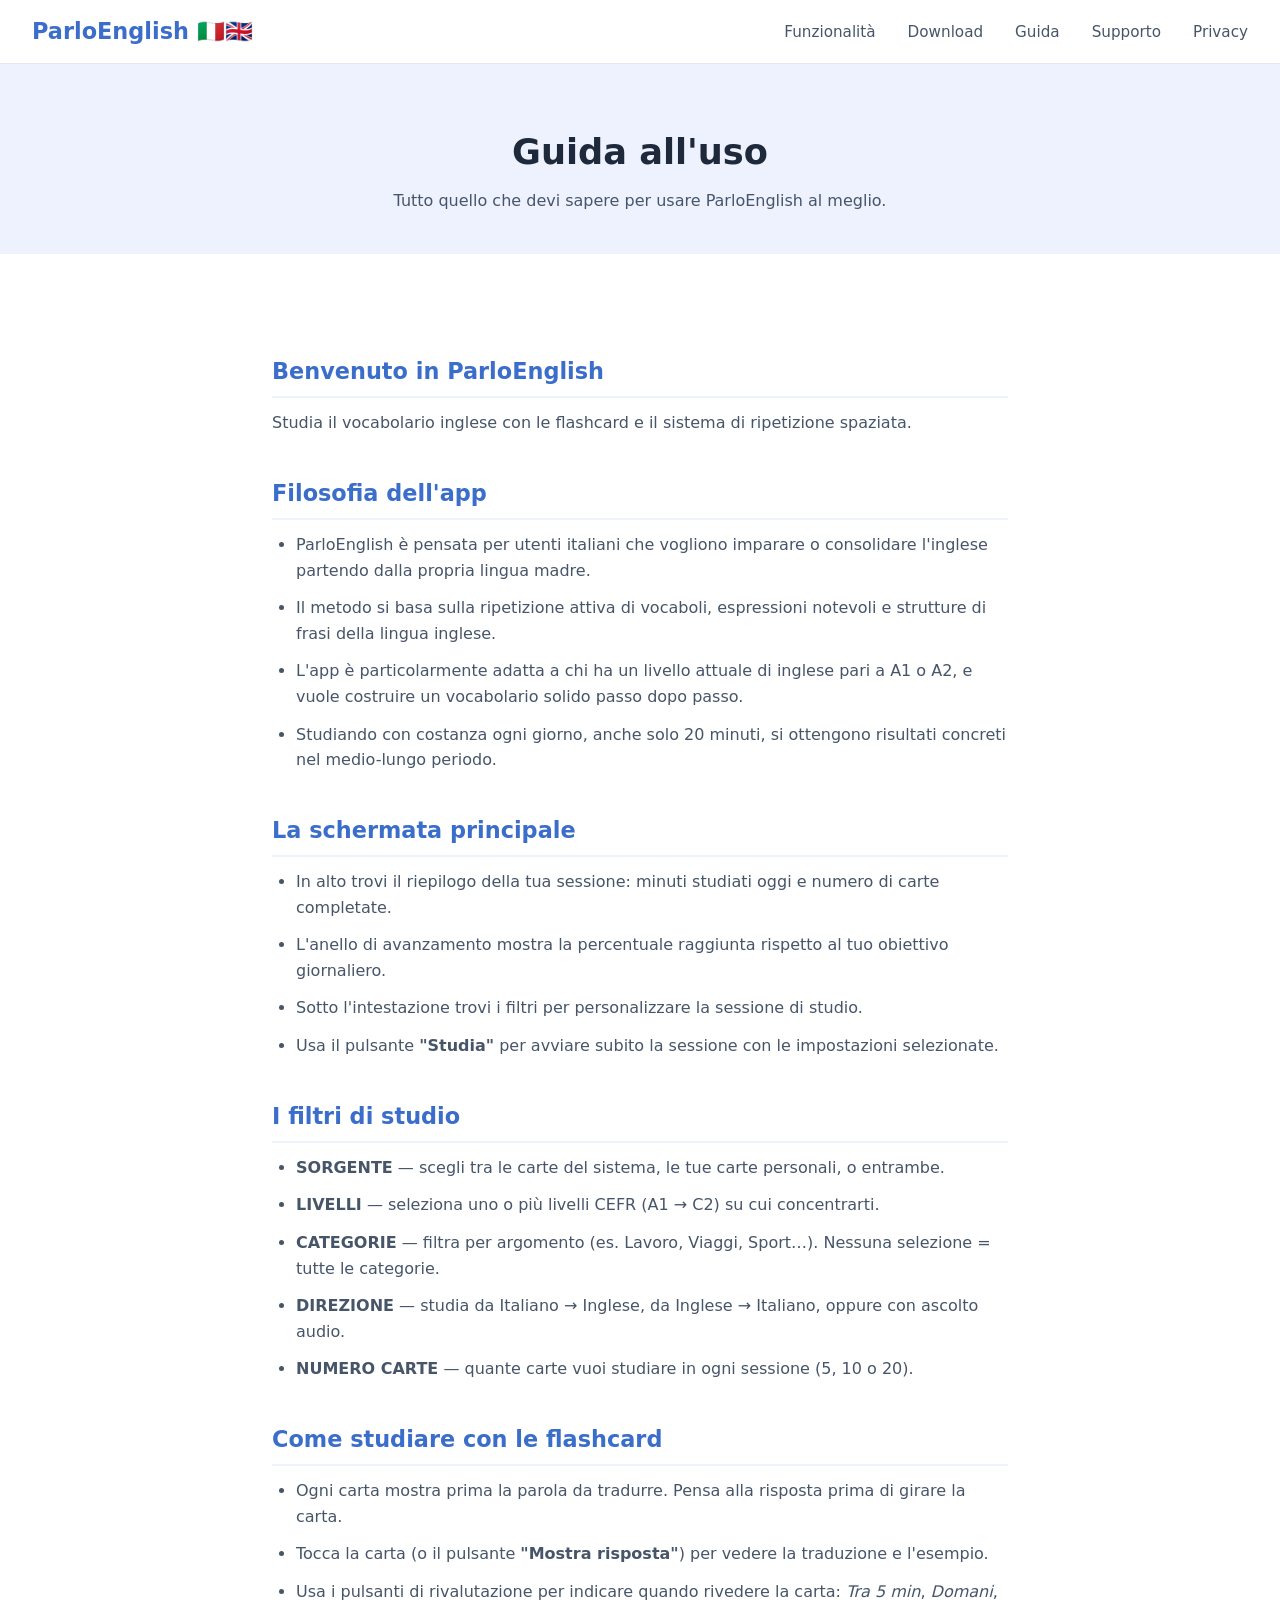
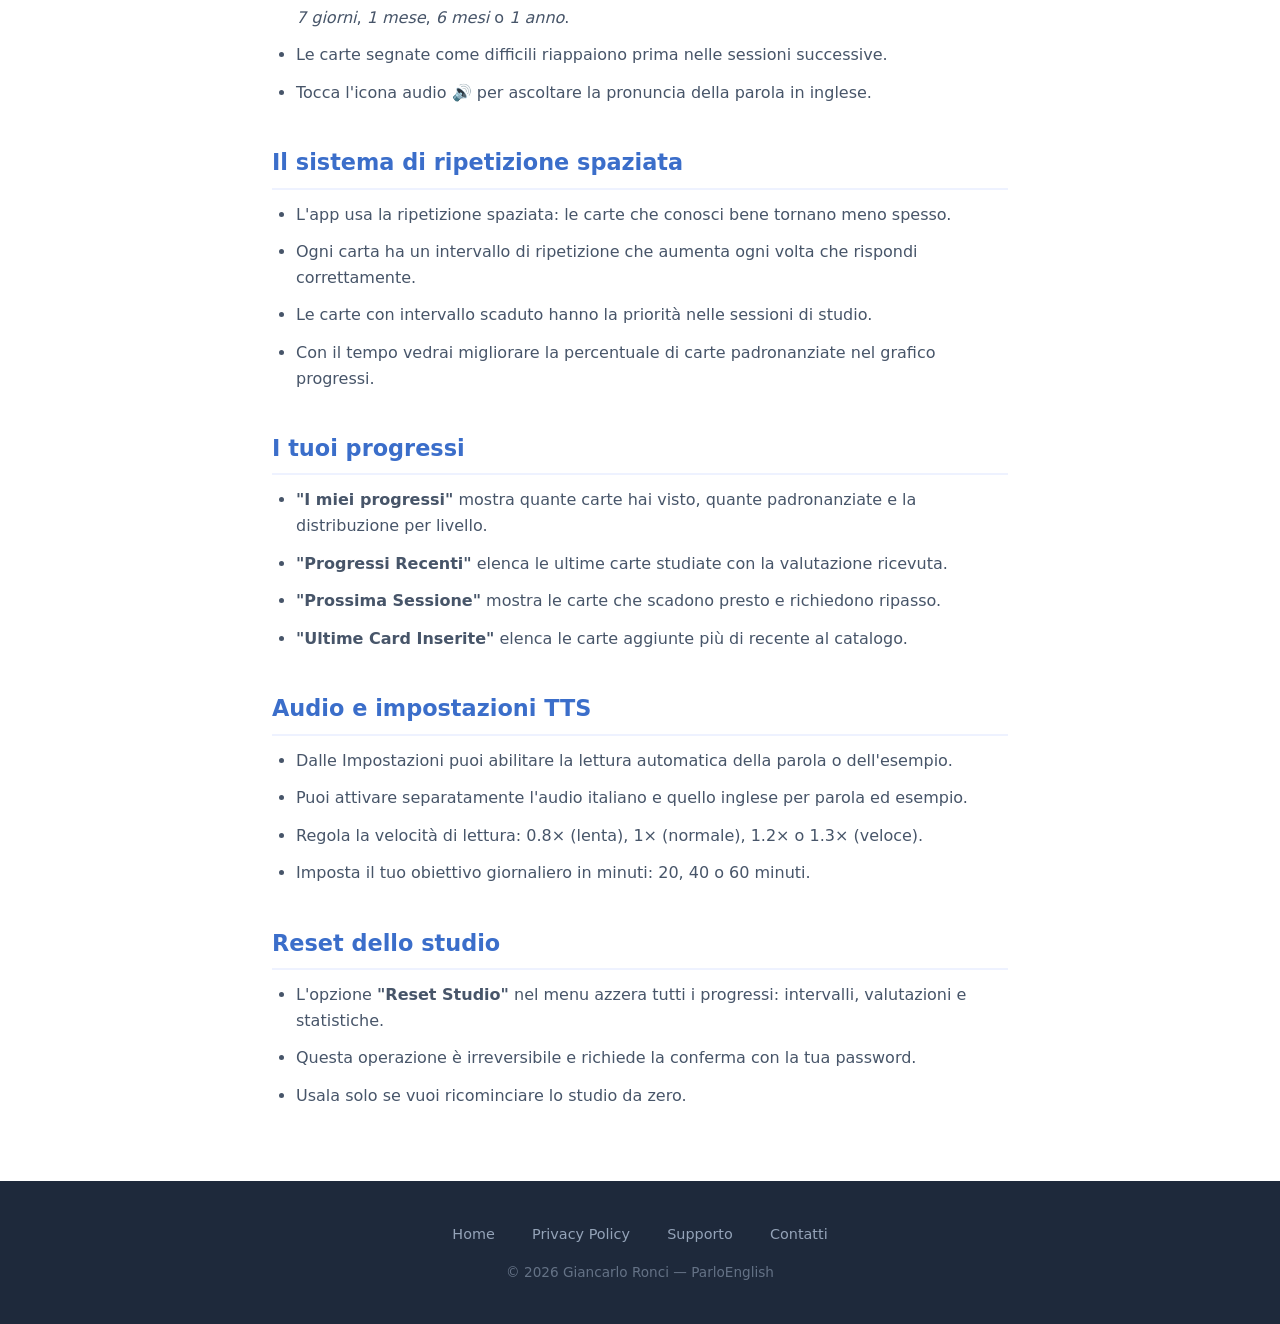
<file: guide.html>
<!DOCTYPE html>
<html lang="it">
<head>
  <meta charset="UTF-8" />
  <meta name="viewport" content="width=device-width, initial-scale=1.0" />
  <title>Guida utente — ParloEnglish</title>
  <link rel="stylesheet" href="css/style.css" />
</head>
<body>

  <nav>
    <a class="nav-logo" href="index.html">ParloEnglish 🇮🇹🇬🇧</a>
    <ul class="nav-links">
      <li><a href="index.html#features">Funzionalità</a></li>
      <li><a href="index.html#download">Download</a></li>
      <li><a href="guide.html">Guida</a></li>
      <li><a href="support.html">Supporto</a></li>
      <li><a href="privacy-policy.html">Privacy</a></li>
    </ul>
  </nav>

  <div class="page-header">
    <h1>Guida all'uso</h1>
    <p>Tutto quello che devi sapere per usare ParloEnglish al meglio.</p>
  </div>

  <div class="page-content">

    <h2>Benvenuto in ParloEnglish</h2>
    <p>Studia il vocabolario inglese con le flashcard e il sistema di ripetizione spaziata.</p>

    <h2>Filosofia dell'app</h2>
    <ul>
      <li>ParloEnglish è pensata per utenti italiani che vogliono imparare o consolidare l'inglese partendo dalla propria lingua madre.</li>
      <li>Il metodo si basa sulla ripetizione attiva di vocaboli, espressioni notevoli e strutture di frasi della lingua inglese.</li>
      <li>L'app è particolarmente adatta a chi ha un livello attuale di inglese pari a A1 o A2, e vuole costruire un vocabolario solido passo dopo passo.</li>
      <li>Studiando con costanza ogni giorno, anche solo 20 minuti, si ottengono risultati concreti nel medio-lungo periodo.</li>
    </ul>

    <h2>La schermata principale</h2>
    <ul>
      <li>In alto trovi il riepilogo della tua sessione: minuti studiati oggi e numero di carte completate.</li>
      <li>L'anello di avanzamento mostra la percentuale raggiunta rispetto al tuo obiettivo giornaliero.</li>
      <li>Sotto l'intestazione trovi i filtri per personalizzare la sessione di studio.</li>
      <li>Usa il pulsante <strong>"Studia"</strong> per avviare subito la sessione con le impostazioni selezionate.</li>
    </ul>

    <h2>I filtri di studio</h2>
    <ul>
      <li><strong>SORGENTE</strong> — scegli tra le carte del sistema, le tue carte personali, o entrambe.</li>
      <li><strong>LIVELLI</strong> — seleziona uno o più livelli CEFR (A1 → C2) su cui concentrarti.</li>
      <li><strong>CATEGORIE</strong> — filtra per argomento (es. Lavoro, Viaggi, Sport…). Nessuna selezione = tutte le categorie.</li>
      <li><strong>DIREZIONE</strong> — studia da Italiano → Inglese, da Inglese → Italiano, oppure con ascolto audio.</li>
      <li><strong>NUMERO CARTE</strong> — quante carte vuoi studiare in ogni sessione (5, 10 o 20).</li>
    </ul>

    <h2>Come studiare con le flashcard</h2>
    <ul>
      <li>Ogni carta mostra prima la parola da tradurre. Pensa alla risposta prima di girare la carta.</li>
      <li>Tocca la carta (o il pulsante <strong>"Mostra risposta"</strong>) per vedere la traduzione e l'esempio.</li>
      <li>Usa i pulsanti di rivalutazione per indicare quando rivedere la carta: <em>Tra 5 min</em>, <em>Domani</em>, <em>7 giorni</em>, <em>1 mese</em>, <em>6 mesi</em> o <em>1 anno</em>.</li>
      <li>Le carte segnate come difficili riappaiono prima nelle sessioni successive.</li>
      <li>Tocca l'icona audio 🔊 per ascoltare la pronuncia della parola in inglese.</li>
    </ul>

    <h2>Il sistema di ripetizione spaziata</h2>
    <ul>
      <li>L'app usa la ripetizione spaziata: le carte che conosci bene tornano meno spesso.</li>
      <li>Ogni carta ha un intervallo di ripetizione che aumenta ogni volta che rispondi correttamente.</li>
      <li>Le carte con intervallo scaduto hanno la priorità nelle sessioni di studio.</li>
      <li>Con il tempo vedrai migliorare la percentuale di carte padronanziate nel grafico progressi.</li>
    </ul>

    <h2>I tuoi progressi</h2>
    <ul>
      <li><strong>"I miei progressi"</strong> mostra quante carte hai visto, quante padronanziate e la distribuzione per livello.</li>
      <li><strong>"Progressi Recenti"</strong> elenca le ultime carte studiate con la valutazione ricevuta.</li>
      <li><strong>"Prossima Sessione"</strong> mostra le carte che scadono presto e richiedono ripasso.</li>
      <li><strong>"Ultime Card Inserite"</strong> elenca le carte aggiunte più di recente al catalogo.</li>
    </ul>

    <h2>Audio e impostazioni TTS</h2>
    <ul>
      <li>Dalle Impostazioni puoi abilitare la lettura automatica della parola o dell'esempio.</li>
      <li>Puoi attivare separatamente l'audio italiano e quello inglese per parola ed esempio.</li>
      <li>Regola la velocità di lettura: 0.8× (lenta), 1× (normale), 1.2× o 1.3× (veloce).</li>
      <li>Imposta il tuo obiettivo giornaliero in minuti: 20, 40 o 60 minuti.</li>
    </ul>

    <h2>Reset dello studio</h2>
    <ul>
      <li>L'opzione <strong>"Reset Studio"</strong> nel menu azzera tutti i progressi: intervalli, valutazioni e statistiche.</li>
      <li>Questa operazione è irreversibile e richiede la conferma con la tua password.</li>
      <li>Usala solo se vuoi ricominciare lo studio da zero.</li>
    </ul>

  </div>

  <footer>
    <div class="footer-links">
      <a href="index.html">Home</a>
      <a href="privacy-policy.html">Privacy Policy</a>
      <a href="support.html">Supporto</a>
      <a href="mailto:giancarlo.ronci@gmail.com">Contatti</a>
    </div>
    <p class="footer-copy">© 2026 Giancarlo Ronci — ParloEnglish</p>
  </footer>

</body>
</html>
</file>
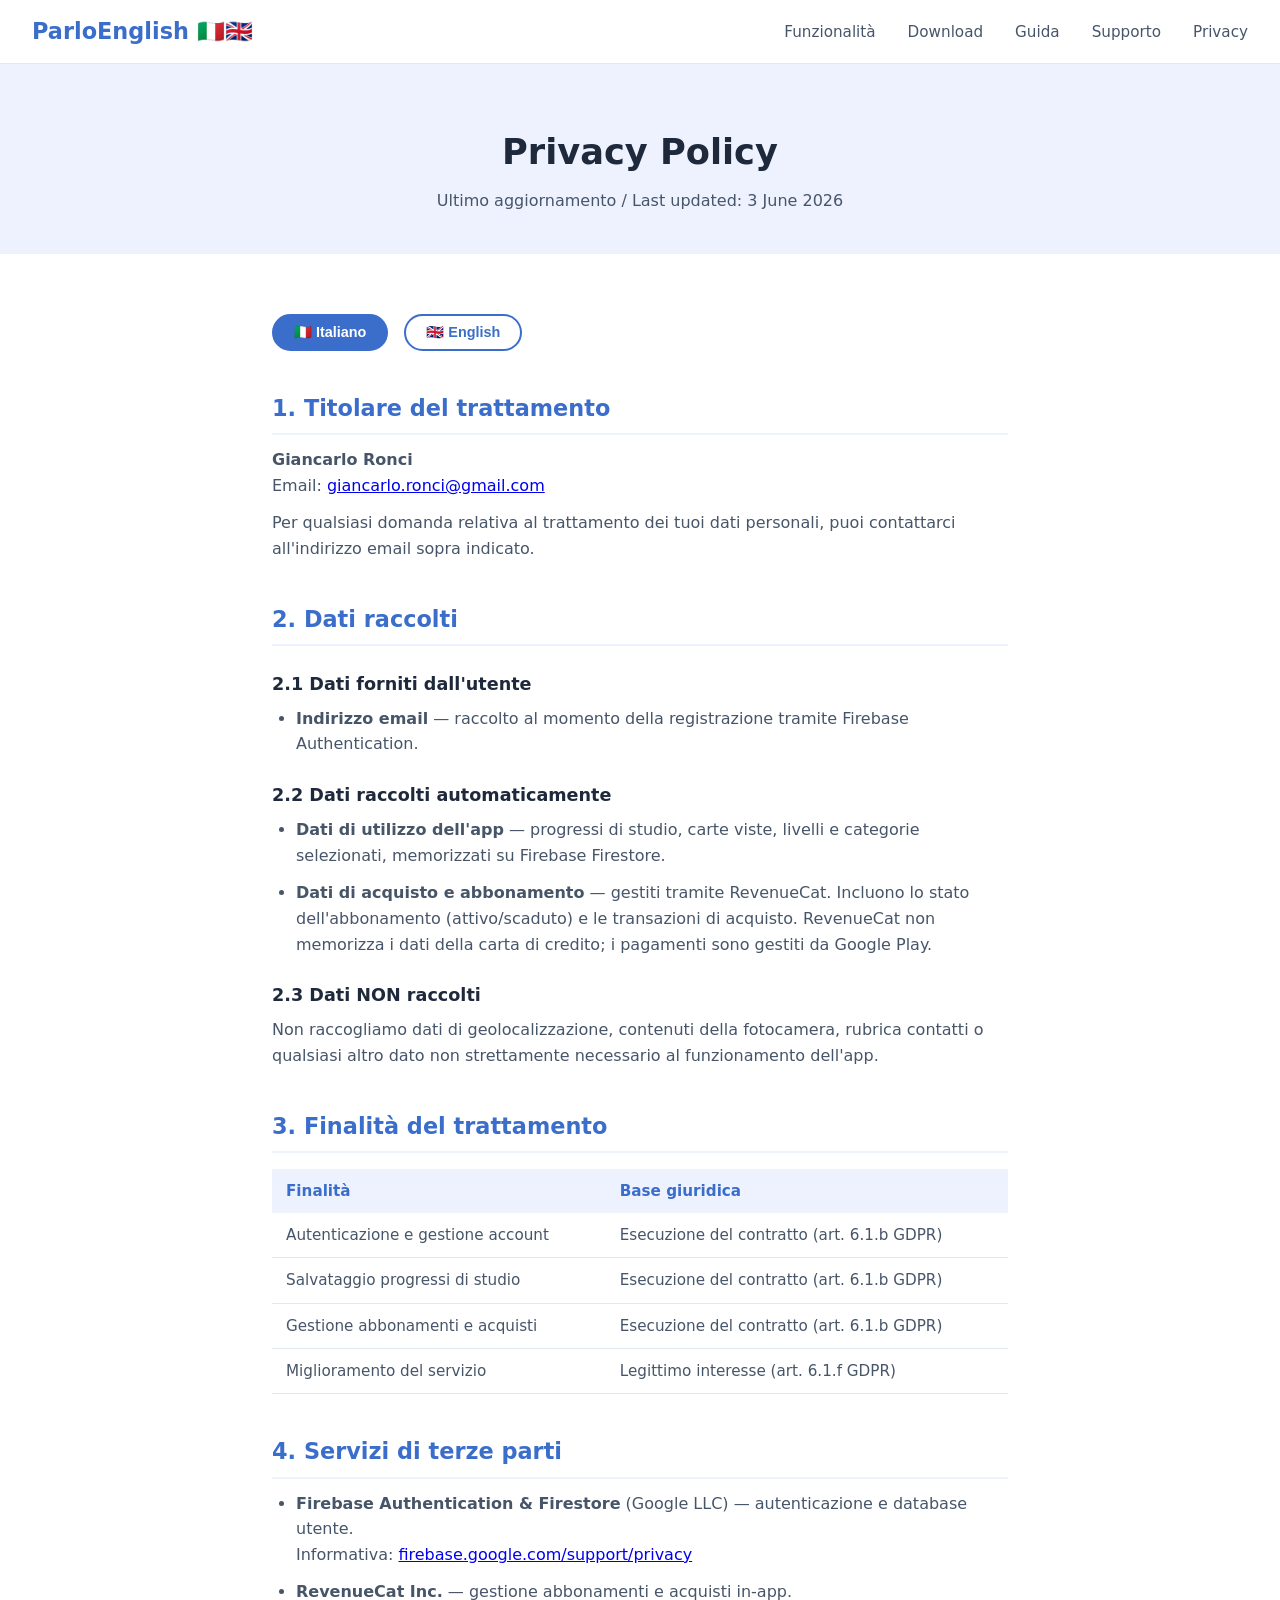
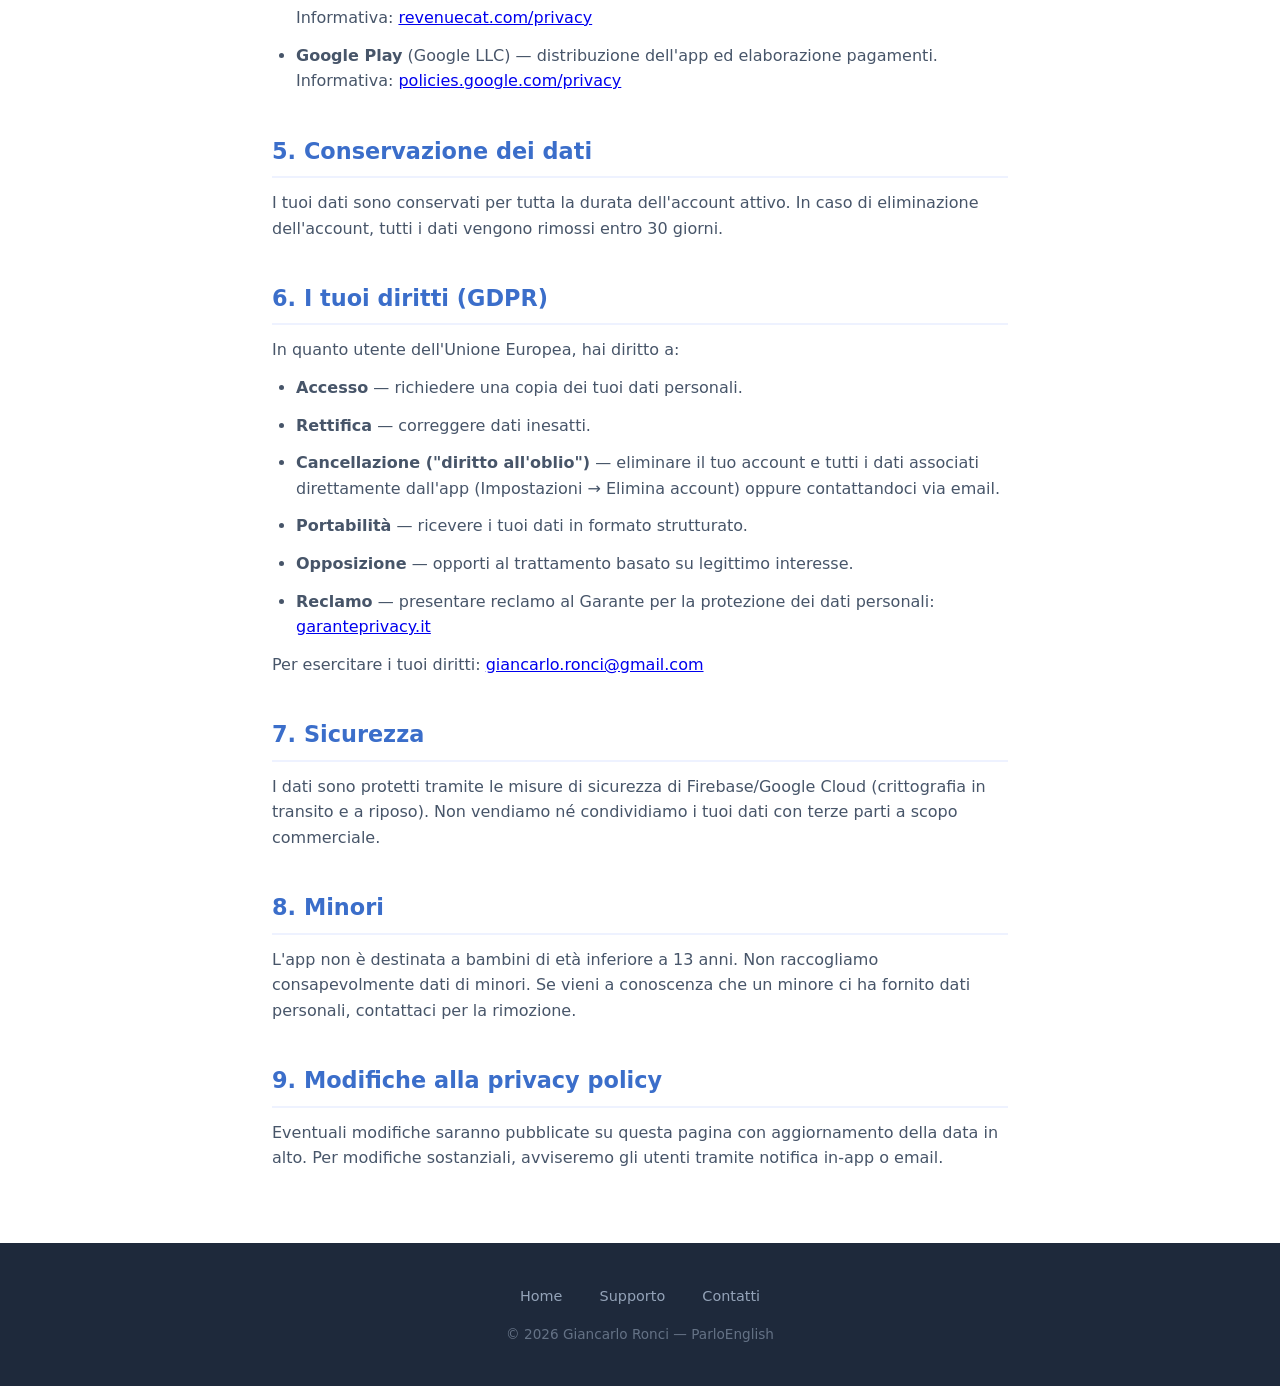
<file: privacy-policy.html>
<!DOCTYPE html>
<html lang="it">
<head>
  <meta charset="UTF-8" />
  <meta name="viewport" content="width=device-width, initial-scale=1.0" />
  <title>Privacy Policy — ParloEnglish</title>
  <link rel="stylesheet" href="css/style.css" />
</head>
<body>

  <nav>
    <a class="nav-logo" href="index.html">ParloEnglish 🇮🇹🇬🇧</a>
    <ul class="nav-links">
      <li><a href="index.html#features">Funzionalità</a></li>
      <li><a href="index.html#download">Download</a></li>
      <li><a href="guide.html">Guida</a></li>
      <li><a href="support.html">Supporto</a></li>
      <li><a href="privacy-policy.html">Privacy</a></li>
    </ul>
  </nav>

  <div class="page-header">
    <h1>Privacy Policy</h1>
    <p>Ultimo aggiornamento / Last updated: 3 June 2026</p>
  </div>

  <div class="page-content">

    <div class="lang-toggle">
      <button class="lang-btn active" onclick="showLang('it')">🇮🇹 Italiano</button>
      <button class="lang-btn" onclick="showLang('en')">🇬🇧 English</button>
    </div>

    <!-- ITALIANO -->
    <div class="lang-section active" id="lang-it">

      <h2>1. Titolare del trattamento</h2>
      <p><strong>Giancarlo Ronci</strong><br />
      Email: <a href="mailto:giancarlo.ronci@gmail.com">giancarlo.ronci@gmail.com</a></p>
      <p>Per qualsiasi domanda relativa al trattamento dei tuoi dati personali, puoi contattarci all'indirizzo email sopra indicato.</p>

      <h2>2. Dati raccolti</h2>

      <h3>2.1 Dati forniti dall'utente</h3>
      <ul>
        <li><strong>Indirizzo email</strong> — raccolto al momento della registrazione tramite Firebase Authentication.</li>
      </ul>

      <h3>2.2 Dati raccolti automaticamente</h3>
      <ul>
        <li><strong>Dati di utilizzo dell'app</strong> — progressi di studio, carte viste, livelli e categorie selezionati, memorizzati su Firebase Firestore.</li>
        <li><strong>Dati di acquisto e abbonamento</strong> — gestiti tramite RevenueCat. Incluono lo stato dell'abbonamento (attivo/scaduto) e le transazioni di acquisto. RevenueCat non memorizza i dati della carta di credito; i pagamenti sono gestiti da Google Play.</li>
      </ul>

      <h3>2.3 Dati NON raccolti</h3>
      <p>Non raccogliamo dati di geolocalizzazione, contenuti della fotocamera, rubrica contatti o qualsiasi altro dato non strettamente necessario al funzionamento dell'app.</p>

      <h2>3. Finalità del trattamento</h2>
      <table>
        <tr><th>Finalità</th><th>Base giuridica</th></tr>
        <tr><td>Autenticazione e gestione account</td><td>Esecuzione del contratto (art. 6.1.b GDPR)</td></tr>
        <tr><td>Salvataggio progressi di studio</td><td>Esecuzione del contratto (art. 6.1.b GDPR)</td></tr>
        <tr><td>Gestione abbonamenti e acquisti</td><td>Esecuzione del contratto (art. 6.1.b GDPR)</td></tr>
        <tr><td>Miglioramento del servizio</td><td>Legittimo interesse (art. 6.1.f GDPR)</td></tr>
      </table>

      <h2>4. Servizi di terze parti</h2>
      <ul>
        <li><strong>Firebase Authentication &amp; Firestore</strong> (Google LLC) — autenticazione e database utente.<br />
        Informativa: <a href="https://firebase.google.com/support/privacy" target="_blank">firebase.google.com/support/privacy</a></li>
        <li><strong>RevenueCat Inc.</strong> — gestione abbonamenti e acquisti in-app.<br />
        Informativa: <a href="https://www.revenuecat.com/privacy" target="_blank">revenuecat.com/privacy</a></li>
        <li><strong>Google Play</strong> (Google LLC) — distribuzione dell'app ed elaborazione pagamenti.<br />
        Informativa: <a href="https://policies.google.com/privacy" target="_blank">policies.google.com/privacy</a></li>
      </ul>

      <h2>5. Conservazione dei dati</h2>
      <p>I tuoi dati sono conservati per tutta la durata dell'account attivo. In caso di eliminazione dell'account, tutti i dati vengono rimossi entro 30 giorni.</p>

      <h2>6. I tuoi diritti (GDPR)</h2>
      <p>In quanto utente dell'Unione Europea, hai diritto a:</p>
      <ul>
        <li><strong>Accesso</strong> — richiedere una copia dei tuoi dati personali.</li>
        <li><strong>Rettifica</strong> — correggere dati inesatti.</li>
        <li><strong>Cancellazione ("diritto all'oblio")</strong> — eliminare il tuo account e tutti i dati associati direttamente dall'app (Impostazioni → Elimina account) oppure contattandoci via email.</li>
        <li><strong>Portabilità</strong> — ricevere i tuoi dati in formato strutturato.</li>
        <li><strong>Opposizione</strong> — opporti al trattamento basato su legittimo interesse.</li>
        <li><strong>Reclamo</strong> — presentare reclamo al Garante per la protezione dei dati personali: <a href="https://www.garanteprivacy.it" target="_blank">garanteprivacy.it</a></li>
      </ul>
      <p>Per esercitare i tuoi diritti: <a href="mailto:giancarlo.ronci@gmail.com">giancarlo.ronci@gmail.com</a></p>

      <h2>7. Sicurezza</h2>
      <p>I dati sono protetti tramite le misure di sicurezza di Firebase/Google Cloud (crittografia in transito e a riposo). Non vendiamo né condividiamo i tuoi dati con terze parti a scopo commerciale.</p>

      <h2>8. Minori</h2>
      <p>L'app non è destinata a bambini di età inferiore a 13 anni. Non raccogliamo consapevolmente dati di minori. Se vieni a conoscenza che un minore ci ha fornito dati personali, contattaci per la rimozione.</p>

      <h2>9. Modifiche alla privacy policy</h2>
      <p>Eventuali modifiche saranno pubblicate su questa pagina con aggiornamento della data in alto. Per modifiche sostanziali, avviseremo gli utenti tramite notifica in-app o email.</p>

    </div>

    <!-- ENGLISH -->
    <div class="lang-section" id="lang-en">

      <h2>1. Data Controller</h2>
      <p><strong>Giancarlo Ronci</strong><br />
      Email: <a href="mailto:giancarlo.ronci@gmail.com">giancarlo.ronci@gmail.com</a></p>
      <p>For any questions regarding the processing of your personal data, please contact us at the email address above.</p>

      <h2>2. Data We Collect</h2>

      <h3>2.1 Data provided by the user</h3>
      <ul>
        <li><strong>Email address</strong> — collected at registration via Firebase Authentication.</li>
      </ul>

      <h3>2.2 Automatically collected data</h3>
      <ul>
        <li><strong>App usage data</strong> — study progress, cards reviewed, selected levels and categories, stored on Firebase Firestore.</li>
        <li><strong>Purchase and subscription data</strong> — managed via RevenueCat. Includes subscription status (active/expired) and purchase transactions. RevenueCat does not store credit card details; payments are handled by Google Play.</li>
      </ul>

      <h3>2.3 Data NOT collected</h3>
      <p>We do not collect geolocation data, camera content, contact lists, or any other data not strictly necessary for the app to function.</p>

      <h2>3. Purpose of Processing</h2>
      <table>
        <tr><th>Purpose</th><th>Legal basis</th></tr>
        <tr><td>Authentication and account management</td><td>Contract performance (Art. 6.1.b GDPR)</td></tr>
        <tr><td>Saving study progress</td><td>Contract performance (Art. 6.1.b GDPR)</td></tr>
        <tr><td>Subscription and purchase management</td><td>Contract performance (Art. 6.1.b GDPR)</td></tr>
        <tr><td>Service improvement</td><td>Legitimate interest (Art. 6.1.f GDPR)</td></tr>
      </table>

      <h2>4. Third-Party Services</h2>
      <ul>
        <li><strong>Firebase Authentication &amp; Firestore</strong> (Google LLC) — authentication and user database.<br />
        Privacy policy: <a href="https://firebase.google.com/support/privacy" target="_blank">firebase.google.com/support/privacy</a></li>
        <li><strong>RevenueCat Inc.</strong> — subscription and in-app purchase management.<br />
        Privacy policy: <a href="https://www.revenuecat.com/privacy" target="_blank">revenuecat.com/privacy</a></li>
        <li><strong>Google Play</strong> (Google LLC) — app distribution and payment processing.<br />
        Privacy policy: <a href="https://policies.google.com/privacy" target="_blank">policies.google.com/privacy</a></li>
      </ul>

      <h2>5. Data Retention</h2>
      <p>Your data is retained for the duration of your active account. Upon account deletion, all data is removed within 30 days.</p>

      <h2>6. Your Rights (GDPR)</h2>
      <ul>
        <li><strong>Access</strong> — request a copy of your personal data.</li>
        <li><strong>Rectification</strong> — correct inaccurate data.</li>
        <li><strong>Erasure ("right to be forgotten")</strong> — delete your account and all associated data directly from the app (Settings → Delete Account) or by contacting us via email.</li>
        <li><strong>Portability</strong> — receive your data in a structured, machine-readable format.</li>
        <li><strong>Objection</strong> — object to processing based on legitimate interest.</li>
        <li><strong>Complaint</strong> — lodge a complaint with the supervisory authority: <a href="https://www.garanteprivacy.it" target="_blank">garanteprivacy.it</a></li>
      </ul>
      <p>To exercise your rights: <a href="mailto:giancarlo.ronci@gmail.com">giancarlo.ronci@gmail.com</a></p>

      <h2>7. Security</h2>
      <p>Data is protected through Firebase/Google Cloud security measures (encryption in transit and at rest). We do not sell or share your data with third parties for commercial purposes.</p>

      <h2>8. Children</h2>
      <p>The app is not intended for children under the age of 13. We do not knowingly collect data from minors. If you become aware that a minor has provided us with personal data, please contact us for removal.</p>

      <h2>9. Changes to This Privacy Policy</h2>
      <p>Any changes will be posted on this page with an updated date at the top. For material changes, we will notify users via in-app notification or email.</p>

    </div>
  </div>

  <footer>
    <div class="footer-links">
      <a href="index.html">Home</a>
      <a href="support.html">Supporto</a>
      <a href="mailto:giancarlo.ronci@gmail.com">Contatti</a>
    </div>
    <p class="footer-copy">© 2026 Giancarlo Ronci — ParloEnglish</p>
  </footer>

  <script>
    function showLang(lang) {
      document.querySelectorAll('.lang-section').forEach(el => el.classList.remove('active'));
      document.querySelectorAll('.lang-btn').forEach(el => el.classList.remove('active'));
      document.getElementById('lang-' + lang).classList.add('active');
      event.target.classList.add('active');
    }
  </script>

</body>
</html>
</file>
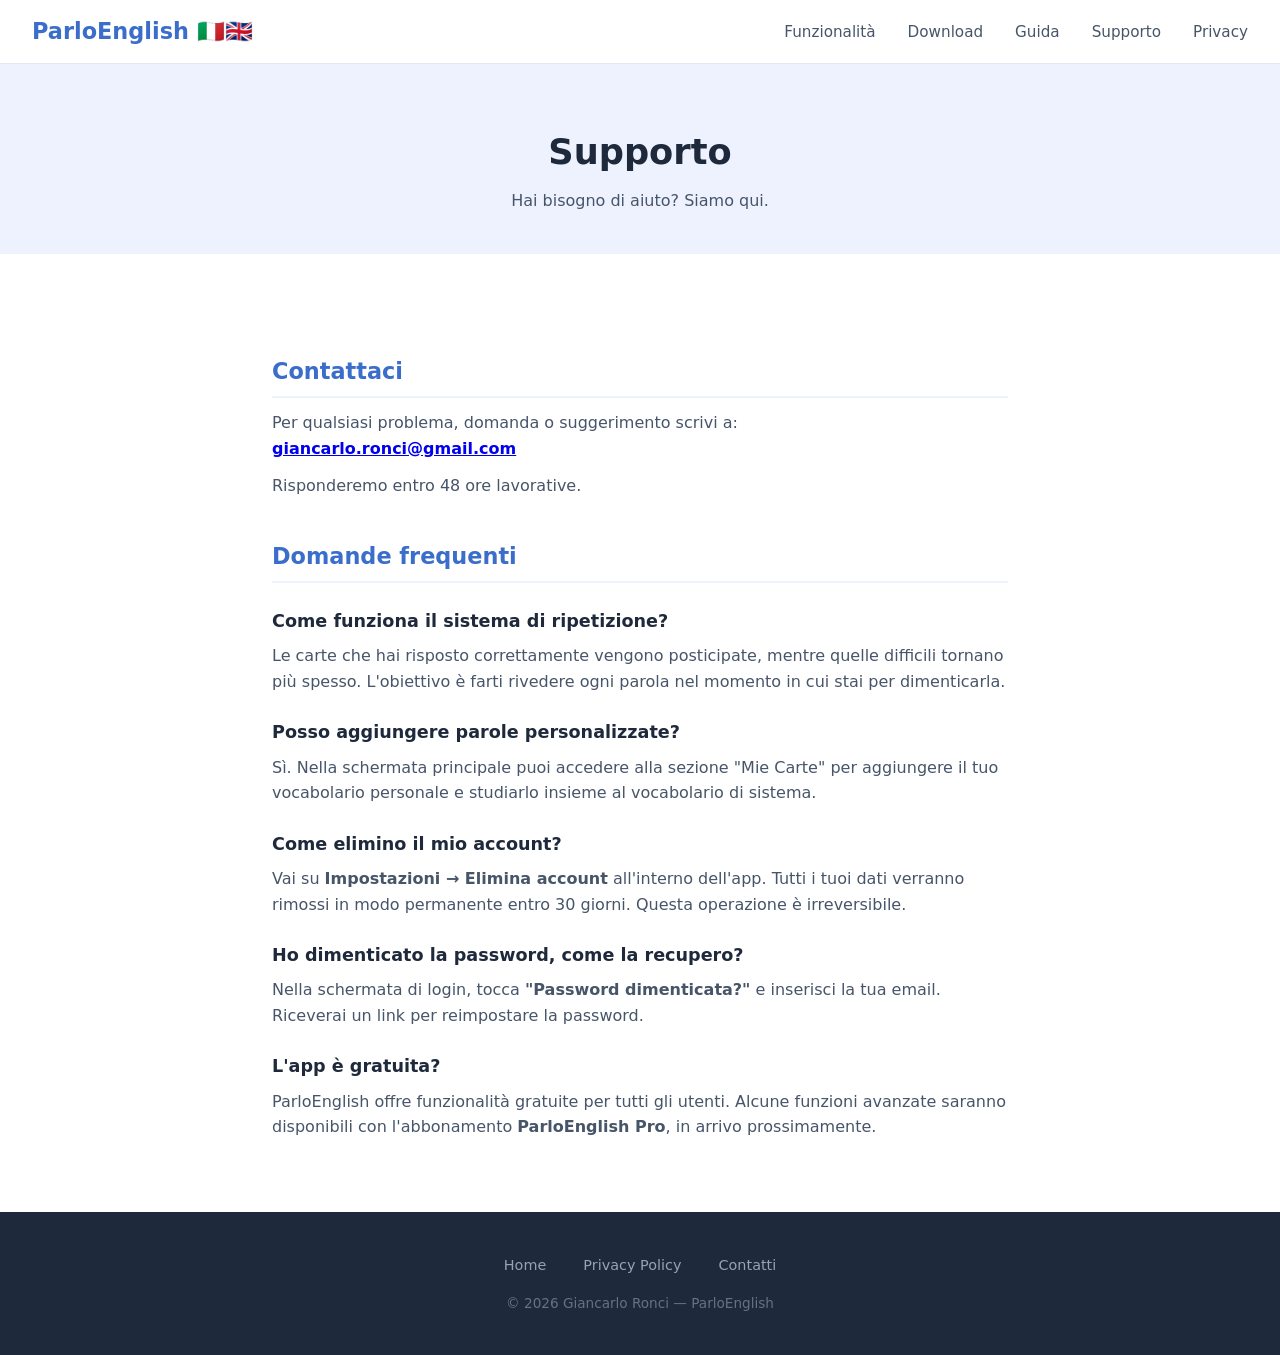
<file: support.html>
<!DOCTYPE html>
<html lang="it">
<head>
  <meta charset="UTF-8" />
  <meta name="viewport" content="width=device-width, initial-scale=1.0" />
  <title>Supporto — ParloEnglish</title>
  <link rel="stylesheet" href="css/style.css" />
</head>
<body>

  <nav>
    <a class="nav-logo" href="index.html">ParloEnglish 🇮🇹🇬🇧</a>
    <ul class="nav-links">
      <li><a href="index.html#features">Funzionalità</a></li>
      <li><a href="index.html#download">Download</a></li>
      <li><a href="guide.html">Guida</a></li>
      <li><a href="support.html">Supporto</a></li>
      <li><a href="privacy-policy.html">Privacy</a></li>
    </ul>
  </nav>

  <div class="page-header">
    <h1>Supporto</h1>
    <p>Hai bisogno di aiuto? Siamo qui.</p>
  </div>

  <div class="page-content">

    <h2>Contattaci</h2>
    <p>Per qualsiasi problema, domanda o suggerimento scrivi a:<br />
    <strong><a href="mailto:giancarlo.ronci@gmail.com">giancarlo.ronci@gmail.com</a></strong></p>
    <p>Risponderemo entro 48 ore lavorative.</p>

    <h2>Domande frequenti</h2>

    <h3>Come funziona il sistema di ripetizione?</h3>
    <p>Le carte che hai risposto correttamente vengono posticipate, mentre quelle difficili tornano più spesso. L'obiettivo è farti rivedere ogni parola nel momento in cui stai per dimenticarla.</p>

    <h3>Posso aggiungere parole personalizzate?</h3>
    <p>Sì. Nella schermata principale puoi accedere alla sezione "Mie Carte" per aggiungere il tuo vocabolario personale e studiarlo insieme al vocabolario di sistema.</p>

    <h3>Come elimino il mio account?</h3>
    <p>Vai su <strong>Impostazioni → Elimina account</strong> all'interno dell'app. Tutti i tuoi dati verranno rimossi in modo permanente entro 30 giorni. Questa operazione è irreversibile.</p>

    <h3>Ho dimenticato la password, come la recupero?</h3>
    <p>Nella schermata di login, tocca <strong>"Password dimenticata?"</strong> e inserisci la tua email. Riceverai un link per reimpostare la password.</p>

    <h3>L'app è gratuita?</h3>
    <p>ParloEnglish offre funzionalità gratuite per tutti gli utenti. Alcune funzioni avanzate saranno disponibili con l'abbonamento <strong>ParloEnglish Pro</strong>, in arrivo prossimamente.</p>

  </div>

  <footer>
    <div class="footer-links">
      <a href="index.html">Home</a>
      <a href="privacy-policy.html">Privacy Policy</a>
      <a href="mailto:giancarlo.ronci@gmail.com">Contatti</a>
    </div>
    <p class="footer-copy">© 2026 Giancarlo Ronci — ParloEnglish</p>
  </footer>

</body>
</html>
</file>
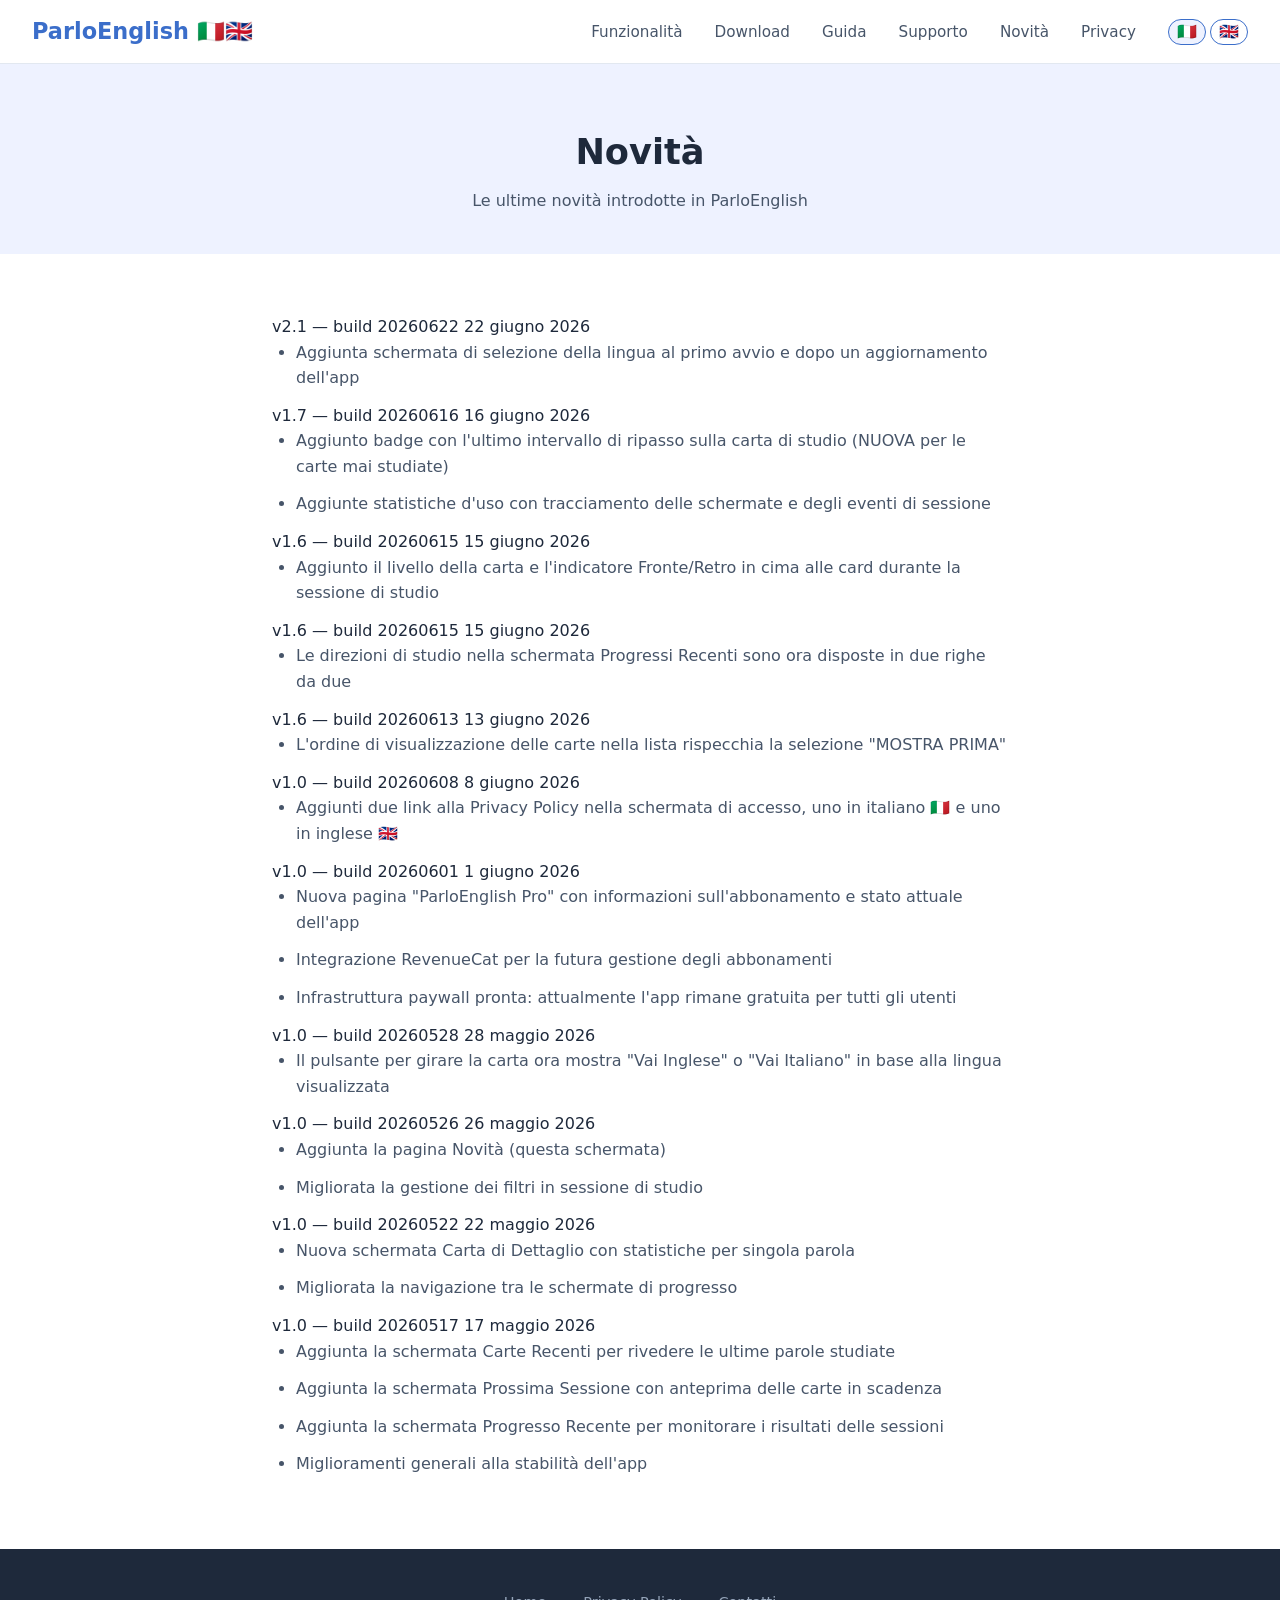
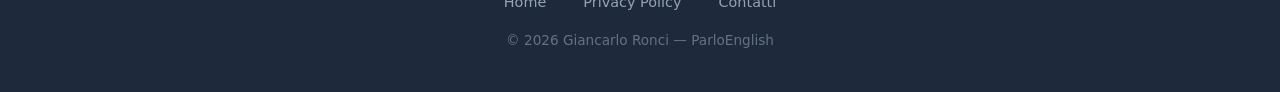
<file: whats-new.html>
<!DOCTYPE html>
<html lang="it" data-title-key="whatsnew.title">
<head>
  <meta charset="UTF-8" />
  <meta name="viewport" content="width=device-width, initial-scale=1.0" />
  <title>Novità — ParloEnglish</title>
  <link rel="stylesheet" href="css/style.css" />
</head>
<body>

  <nav>
    <a class="nav-logo" href="index.html">ParloEnglish 🇮🇹🇬🇧</a>
    <ul class="nav-links">
      <li><a href="index.html#features" data-i18n="nav.features">Funzionalità</a></li>
      <li><a href="index.html#download" data-i18n="nav.download">Download</a></li>
      <li><a href="guide.html" data-i18n="nav.guide">Guida</a></li>
      <li><a href="support.html" data-i18n="nav.support">Supporto</a></li>
      <li><a href="whats-new.html" data-i18n="nav.whatsnew">Novità</a></li>
      <li><a href="privacy-policy.html" data-i18n="nav.privacy">Privacy</a></li>
      <li class="nav-lang">
        <button class="lang-btn" data-lang="it" onclick="setLang('it')">🇮🇹</button>
        <button class="lang-btn" data-lang="en" onclick="setLang('en')">🇬🇧</button>
      </li>
    </ul>
  </nav>

  <div class="page-header">
    <h1 data-i18n="whatsnew.header.h1">Novità</h1>
    <p data-i18n="whatsnew.header.p">Le ultime novità introdotte in ParloEnglish</p>
  </div>

  <div class="page-content">

    <!-- ITALIANO -->
    <div class="lang-section active" id="lang-it">

      <div class="changelog-entry">
        <div class="changelog-entry-head">
          <span class="changelog-version">v2.1 — build 20260622</span>
          <span class="changelog-date">22 giugno 2026</span>
        </div>
        <ul>
          <li>Aggiunta schermata di selezione della lingua al primo avvio e dopo un aggiornamento dell'app</li>
        </ul>
      </div>

      <div class="changelog-entry">
        <div class="changelog-entry-head">
          <span class="changelog-version">v1.7 — build 20260616</span>
          <span class="changelog-date">16 giugno 2026</span>
        </div>
        <ul>
          <li>Aggiunto badge con l'ultimo intervallo di ripasso sulla carta di studio (NUOVA per le carte mai studiate)</li>
          <li>Aggiunte statistiche d'uso con tracciamento delle schermate e degli eventi di sessione</li>
        </ul>
      </div>

      <div class="changelog-entry">
        <div class="changelog-entry-head">
          <span class="changelog-version">v1.6 — build 20260615</span>
          <span class="changelog-date">15 giugno 2026</span>
        </div>
        <ul>
          <li>Aggiunto il livello della carta e l'indicatore Fronte/Retro in cima alle card durante la sessione di studio</li>
        </ul>
      </div>

      <div class="changelog-entry">
        <div class="changelog-entry-head">
          <span class="changelog-version">v1.6 — build 20260615</span>
          <span class="changelog-date">15 giugno 2026</span>
        </div>
        <ul>
          <li>Le direzioni di studio nella schermata Progressi Recenti sono ora disposte in due righe da due</li>
        </ul>
      </div>

      <div class="changelog-entry">
        <div class="changelog-entry-head">
          <span class="changelog-version">v1.6 — build 20260613</span>
          <span class="changelog-date">13 giugno 2026</span>
        </div>
        <ul>
          <li>L'ordine di visualizzazione delle carte nella lista rispecchia la selezione "MOSTRA PRIMA"</li>
        </ul>
      </div>

      <div class="changelog-entry">
        <div class="changelog-entry-head">
          <span class="changelog-version">v1.0 — build 20260608</span>
          <span class="changelog-date">8 giugno 2026</span>
        </div>
        <ul>
          <li>Aggiunti due link alla Privacy Policy nella schermata di accesso, uno in italiano 🇮🇹 e uno in inglese 🇬🇧</li>
        </ul>
      </div>

      <div class="changelog-entry">
        <div class="changelog-entry-head">
          <span class="changelog-version">v1.0 — build 20260601</span>
          <span class="changelog-date">1 giugno 2026</span>
        </div>
        <ul>
          <li>Nuova pagina "ParloEnglish Pro" con informazioni sull'abbonamento e stato attuale dell'app</li>
          <li>Integrazione RevenueCat per la futura gestione degli abbonamenti</li>
          <li>Infrastruttura paywall pronta: attualmente l'app rimane gratuita per tutti gli utenti</li>
        </ul>
      </div>

      <div class="changelog-entry">
        <div class="changelog-entry-head">
          <span class="changelog-version">v1.0 — build 20260528</span>
          <span class="changelog-date">28 maggio 2026</span>
        </div>
        <ul>
          <li>Il pulsante per girare la carta ora mostra "Vai Inglese" o "Vai Italiano" in base alla lingua visualizzata</li>
        </ul>
      </div>

      <div class="changelog-entry">
        <div class="changelog-entry-head">
          <span class="changelog-version">v1.0 — build 20260526</span>
          <span class="changelog-date">26 maggio 2026</span>
        </div>
        <ul>
          <li>Aggiunta la pagina Novità (questa schermata)</li>
          <li>Migliorata la gestione dei filtri in sessione di studio</li>
        </ul>
      </div>

      <div class="changelog-entry">
        <div class="changelog-entry-head">
          <span class="changelog-version">v1.0 — build 20260522</span>
          <span class="changelog-date">22 maggio 2026</span>
        </div>
        <ul>
          <li>Nuova schermata Carta di Dettaglio con statistiche per singola parola</li>
          <li>Migliorata la navigazione tra le schermate di progresso</li>
        </ul>
      </div>

      <div class="changelog-entry">
        <div class="changelog-entry-head">
          <span class="changelog-version">v1.0 — build 20260517</span>
          <span class="changelog-date">17 maggio 2026</span>
        </div>
        <ul>
          <li>Aggiunta la schermata Carte Recenti per rivedere le ultime parole studiate</li>
          <li>Aggiunta la schermata Prossima Sessione con anteprima delle carte in scadenza</li>
          <li>Aggiunta la schermata Progresso Recente per monitorare i risultati delle sessioni</li>
          <li>Miglioramenti generali alla stabilità dell'app</li>
        </ul>
      </div>

    </div>

    <!-- ENGLISH -->
    <div class="lang-section" id="lang-en">

      <div class="changelog-entry">
        <div class="changelog-entry-head">
          <span class="changelog-version">v2.1 — build 20260622</span>
          <span class="changelog-date">June 22, 2026</span>
        </div>
        <ul>
          <li>Added language selection screen on first install and after an app update</li>
        </ul>
      </div>

      <div class="changelog-entry">
        <div class="changelog-entry-head">
          <span class="changelog-version">v1.7 — build 20260616</span>
          <span class="changelog-date">June 16, 2026</span>
        </div>
        <ul>
          <li>Added last-review interval badge on study card (NEW for unseen cards)</li>
          <li>Added usage analytics with screen tracking and study session events</li>
        </ul>
      </div>

      <div class="changelog-entry">
        <div class="changelog-entry-head">
          <span class="changelog-version">v1.6 — build 20260615</span>
          <span class="changelog-date">June 15, 2026</span>
        </div>
        <ul>
          <li>Level badge and Front/Back indicator added at the top of study cards</li>
        </ul>
      </div>

      <div class="changelog-entry">
        <div class="changelog-entry-head">
          <span class="changelog-version">v1.6 — build 20260615</span>
          <span class="changelog-date">June 15, 2026</span>
        </div>
        <ul>
          <li>Study direction filters in the Recent Progress screen are now shown in two rows of two</li>
        </ul>
      </div>

      <div class="changelog-entry">
        <div class="changelog-entry-head">
          <span class="changelog-version">v1.6 — build 20260613</span>
          <span class="changelog-date">June 13, 2026</span>
        </div>
        <ul>
          <li>Card list display order now matches the SHOW FIRST selector</li>
        </ul>
      </div>

      <div class="changelog-entry">
        <div class="changelog-entry-head">
          <span class="changelog-version">v1.0 — build 20260608</span>
          <span class="changelog-date">June 8, 2026</span>
        </div>
        <ul>
          <li>Added two Privacy Policy links on the login screen, one in Italian 🇮🇹 and one in English 🇬🇧</li>
        </ul>
      </div>

      <div class="changelog-entry">
        <div class="changelog-entry-head">
          <span class="changelog-version">v1.0 — build 20260601</span>
          <span class="changelog-date">June 1, 2026</span>
        </div>
        <ul>
          <li>New "ParloEnglish Pro" page with subscription details and current app status</li>
          <li>RevenueCat integration for future subscription management</li>
          <li>Paywall infrastructure ready: the app remains free for all users for now</li>
        </ul>
      </div>

      <div class="changelog-entry">
        <div class="changelog-entry-head">
          <span class="changelog-version">v1.0 — build 20260528</span>
          <span class="changelog-date">May 28, 2026</span>
        </div>
        <ul>
          <li>The flip card button now shows "Go English" or "Go Italian" based on the currently displayed language</li>
        </ul>
      </div>

      <div class="changelog-entry">
        <div class="changelog-entry-head">
          <span class="changelog-version">v1.0 — build 20260526</span>
          <span class="changelog-date">May 26, 2026</span>
        </div>
        <ul>
          <li>Added the What's New page (this screen)</li>
          <li>Improved filter handling in study sessions</li>
        </ul>
      </div>

      <div class="changelog-entry">
        <div class="changelog-entry-head">
          <span class="changelog-version">v1.0 — build 20260522</span>
          <span class="changelog-date">May 22, 2026</span>
        </div>
        <ul>
          <li>New Card Detail screen with per-word statistics</li>
          <li>Improved navigation between progress screens</li>
        </ul>
      </div>

      <div class="changelog-entry">
        <div class="changelog-entry-head">
          <span class="changelog-version">v1.0 — build 20260517</span>
          <span class="changelog-date">May 17, 2026</span>
        </div>
        <ul>
          <li>Added Recent Cards screen to review the latest studied words</li>
          <li>Added Next Session screen with a preview of upcoming due cards</li>
          <li>Added Recent Progress screen to monitor session results</li>
          <li>General stability improvements</li>
        </ul>
      </div>

    </div>

  </div>

  <footer>
    <div class="footer-links">
      <a href="index.html">Home</a>
      <a href="privacy-policy.html">Privacy Policy</a>
      <a href="mailto:giancarlo.ronci@gmail.com" data-i18n="footer.contact">Contatti</a>
    </div>
    <p class="footer-copy">© 2026 Giancarlo Ronci — ParloEnglish</p>
  </footer>

  <script src="js/i18n.js"></script>
</body>
</html>
</file>
<file: css/style.css>
* {
  margin: 0;
  padding: 0;
  box-sizing: border-box;
}

:root {
  --blue-primary: #3B6ECA;
  --blue-dark: #2A52A0;
  --blue-light: #EEF2FF;
  --orange: #F59E0B;
  --text-dark: #1E293B;
  --text-mid: #475569;
  --text-light: #94A3B8;
  --white: #ffffff;
  --radius: 16px;
}

body {
  font-family: 'Segoe UI', system-ui, -apple-system, sans-serif;
  color: var(--text-dark);
  background: var(--white);
  line-height: 1.6;
}

/* NAV */
nav {
  background: var(--white);
  border-bottom: 1px solid #E2E8F0;
  padding: 0 2rem;
  position: sticky;
  top: 0;
  z-index: 100;
  display: flex;
  align-items: center;
  justify-content: space-between;
  height: 64px;
}

.nav-logo {
  font-size: 1.4rem;
  font-weight: 700;
  color: var(--blue-primary);
  text-decoration: none;
}

.nav-links {
  display: flex;
  gap: 2rem;
  list-style: none;
}

.nav-links a {
  text-decoration: none;
  color: var(--text-mid);
  font-size: 0.95rem;
  transition: color 0.2s;
}

.nav-links a:hover {
  color: var(--blue-primary);
}

/* HERO */
.hero {
  background: linear-gradient(135deg, var(--blue-light) 0%, #dde8ff 100%);
  padding: 80px 2rem;
  display: flex;
  align-items: center;
  justify-content: center;
  gap: 60px;
  flex-wrap: wrap;
}

.hero-text {
  max-width: 500px;
}

.hero-badge {
  display: inline-block;
  background: var(--blue-primary);
  color: var(--white);
  font-size: 0.8rem;
  font-weight: 600;
  padding: 4px 14px;
  border-radius: 100px;
  margin-bottom: 1.2rem;
  letter-spacing: 0.05em;
  text-transform: uppercase;
}

.hero h1 {
  font-size: 3rem;
  font-weight: 800;
  line-height: 1.15;
  color: var(--text-dark);
  margin-bottom: 1rem;
}

.hero h1 span {
  color: var(--blue-primary);
}

.hero p {
  font-size: 1.15rem;
  color: var(--text-mid);
  margin-bottom: 2rem;
}

.hero-buttons {
  display: flex;
  gap: 1rem;
  flex-wrap: wrap;
}

.btn-primary {
  background: var(--blue-primary);
  color: var(--white);
  padding: 14px 28px;
  border-radius: 100px;
  font-size: 1rem;
  font-weight: 600;
  text-decoration: none;
  transition: background 0.2s, transform 0.2s;
  display: inline-block;
}

.btn-primary:hover {
  background: var(--blue-dark);
  transform: translateY(-2px);
}

.btn-secondary {
  background: transparent;
  color: var(--blue-primary);
  padding: 14px 28px;
  border-radius: 100px;
  font-size: 1rem;
  font-weight: 600;
  text-decoration: none;
  border: 2px solid var(--blue-primary);
  transition: all 0.2s;
  display: inline-block;
}

.btn-secondary:hover {
  background: var(--blue-primary);
  color: var(--white);
}

.coming-soon-label {
  font-size: 0.8rem;
  color: var(--text-light);
  margin-top: 0.6rem;
}

/* PHONE MOCKUP */
.hero-image {
  position: relative;
}

.phone-frame {
  width: 260px;
  border-radius: 40px;
  box-shadow: 0 30px 80px rgba(59, 110, 202, 0.25);
  overflow: hidden;
  border: 6px solid var(--text-dark);
}

.phone-frame img {
  width: 100%;
  display: block;
}

/* FEATURES */
.features {
  padding: 80px 2rem;
  max-width: 1100px;
  margin: 0 auto;
}

.section-title {
  text-align: center;
  font-size: 2rem;
  font-weight: 700;
  margin-bottom: 0.5rem;
}

.section-sub {
  text-align: center;
  color: var(--text-mid);
  margin-bottom: 3rem;
  font-size: 1.05rem;
}

.features-grid {
  display: grid;
  grid-template-columns: repeat(auto-fit, minmax(260px, 1fr));
  gap: 1.5rem;
}

.feature-card {
  background: var(--blue-light);
  border-radius: var(--radius);
  padding: 2rem;
  transition: transform 0.2s, box-shadow 0.2s;
}

.feature-card:hover {
  transform: translateY(-4px);
  box-shadow: 0 10px 30px rgba(59, 110, 202, 0.12);
}

.feature-icon {
  font-size: 2.2rem;
  margin-bottom: 1rem;
}

.feature-card h3 {
  font-size: 1.1rem;
  font-weight: 700;
  margin-bottom: 0.5rem;
  color: var(--blue-primary);
}

.feature-card p {
  color: var(--text-mid);
  font-size: 0.95rem;
}

/* DOWNLOAD */
.download {
  background: linear-gradient(135deg, var(--blue-primary), var(--blue-dark));
  color: var(--white);
  padding: 80px 2rem;
  text-align: center;
}

.download h2 {
  font-size: 2rem;
  font-weight: 700;
  margin-bottom: 1rem;
}

.download p {
  opacity: 0.85;
  margin-bottom: 2rem;
  font-size: 1.05rem;
}

.coming-soon-badge {
  display: inline-block;
  background: rgba(255,255,255,0.2);
  border: 2px solid rgba(255,255,255,0.5);
  color: var(--white);
  padding: 14px 32px;
  border-radius: 100px;
  font-size: 1rem;
  font-weight: 600;
}

.orange-dot {
  display: inline-block;
  width: 10px;
  height: 10px;
  background: var(--orange);
  border-radius: 50%;
  margin-right: 8px;
  animation: pulse 1.5s infinite;
}

@keyframes pulse {
  0%, 100% { opacity: 1; }
  50% { opacity: 0.4; }
}

/* PRICING */
.pricing {
  padding: 80px 2rem;
  max-width: 700px;
  margin: 0 auto;
}

.pricing-card {
  background: var(--blue-light);
  border-radius: var(--radius);
  padding: 2.5rem;
  text-align: center;
}

.pricing-badge {
  display: inline-block;
  background: var(--blue-primary);
  color: var(--white);
  padding: 6px 18px;
  border-radius: 100px;
  font-size: 0.85rem;
  font-weight: 600;
  margin-bottom: 1rem;
}

.pricing-card h3 {
  font-size: 1.4rem;
  font-weight: 700;
  color: var(--blue-primary);
  margin-bottom: 0.75rem;
}

.pricing-card p {
  color: var(--text-mid);
  font-size: 1rem;
}

.pricing-note {
  margin-top: 1.25rem;
  font-size: 0.95rem;
  color: var(--text-mid);
}

/* FOOTER */
footer {
  background: var(--text-dark);
  color: var(--text-light);
  padding: 2.5rem 2rem;
  text-align: center;
}

footer a {
  color: var(--text-light);
  text-decoration: none;
  margin: 0 1rem;
  font-size: 0.9rem;
  transition: color 0.2s;
}

footer a:hover {
  color: var(--white);
}

.footer-links {
  margin-bottom: 1rem;
}

.footer-copy {
  font-size: 0.85rem;
  opacity: 0.6;
}

/* LANGUAGE SWITCHER (nav) */
.nav-lang {
  display: flex;
  gap: 4px;
  align-items: center;
}

.nav-lang .lang-btn {
  padding: 4px 8px;
  border-radius: 100px;
  border: 1.5px solid var(--blue-primary);
  background: transparent;
  font-size: 1rem;
  cursor: pointer;
  transition: background 0.2s;
  line-height: 1;
}

.nav-lang .lang-btn.active,
.nav-lang .lang-btn:hover {
  background: var(--blue-light);
}

/* RESPONSIVE */
@media (max-width: 768px) {
  .hero {
    padding: 60px 1.5rem;
    text-align: center;
    flex-direction: column;
  }

  .hero h1 {
    font-size: 2.2rem;
  }

  .hero-buttons {
    justify-content: center;
  }

  .nav-links {
    display: none;
  }

  .phone-frame {
    width: 220px;
  }
}

/* PRIVACY / SUPPORT PAGES */
.page-header {
  background: var(--blue-light);
  padding: 60px 2rem 40px;
  text-align: center;
}

.page-header h1 {
  font-size: 2.2rem;
  font-weight: 800;
  color: var(--text-dark);
}

.page-header p {
  color: var(--text-mid);
  margin-top: 0.5rem;
}

.page-content {
  max-width: 800px;
  margin: 0 auto;
  padding: 60px 2rem;
}

.page-content h2 {
  font-size: 1.4rem;
  font-weight: 700;
  color: var(--blue-primary);
  margin-top: 2.5rem;
  margin-bottom: 0.75rem;
  padding-bottom: 0.4rem;
  border-bottom: 2px solid var(--blue-light);
}

.page-content h3 {
  font-size: 1.1rem;
  font-weight: 600;
  margin-top: 1.5rem;
  margin-bottom: 0.5rem;
}

.page-content p, .page-content li {
  color: var(--text-mid);
  margin-bottom: 0.75rem;
}

.page-content ul {
  padding-left: 1.5rem;
}

.page-content table {
  width: 100%;
  border-collapse: collapse;
  margin: 1rem 0;
  font-size: 0.95rem;
}

.page-content th {
  background: var(--blue-light);
  color: var(--blue-primary);
  font-weight: 600;
  padding: 10px 14px;
  text-align: left;
}

.page-content td {
  padding: 10px 14px;
  border-bottom: 1px solid #E2E8F0;
  color: var(--text-mid);
}

.lang-toggle {
  display: flex;
  gap: 1rem;
  margin-bottom: 2rem;
}

.lang-btn {
  padding: 8px 20px;
  border-radius: 100px;
  border: 2px solid var(--blue-primary);
  background: transparent;
  color: var(--blue-primary);
  font-size: 0.9rem;
  font-weight: 600;
  cursor: pointer;
  transition: all 0.2s;
}

.lang-btn.active, .lang-btn:hover {
  background: var(--blue-primary);
  color: var(--white);
}

.lang-section { display: none; }
.lang-section.active { display: block; }
</file>
